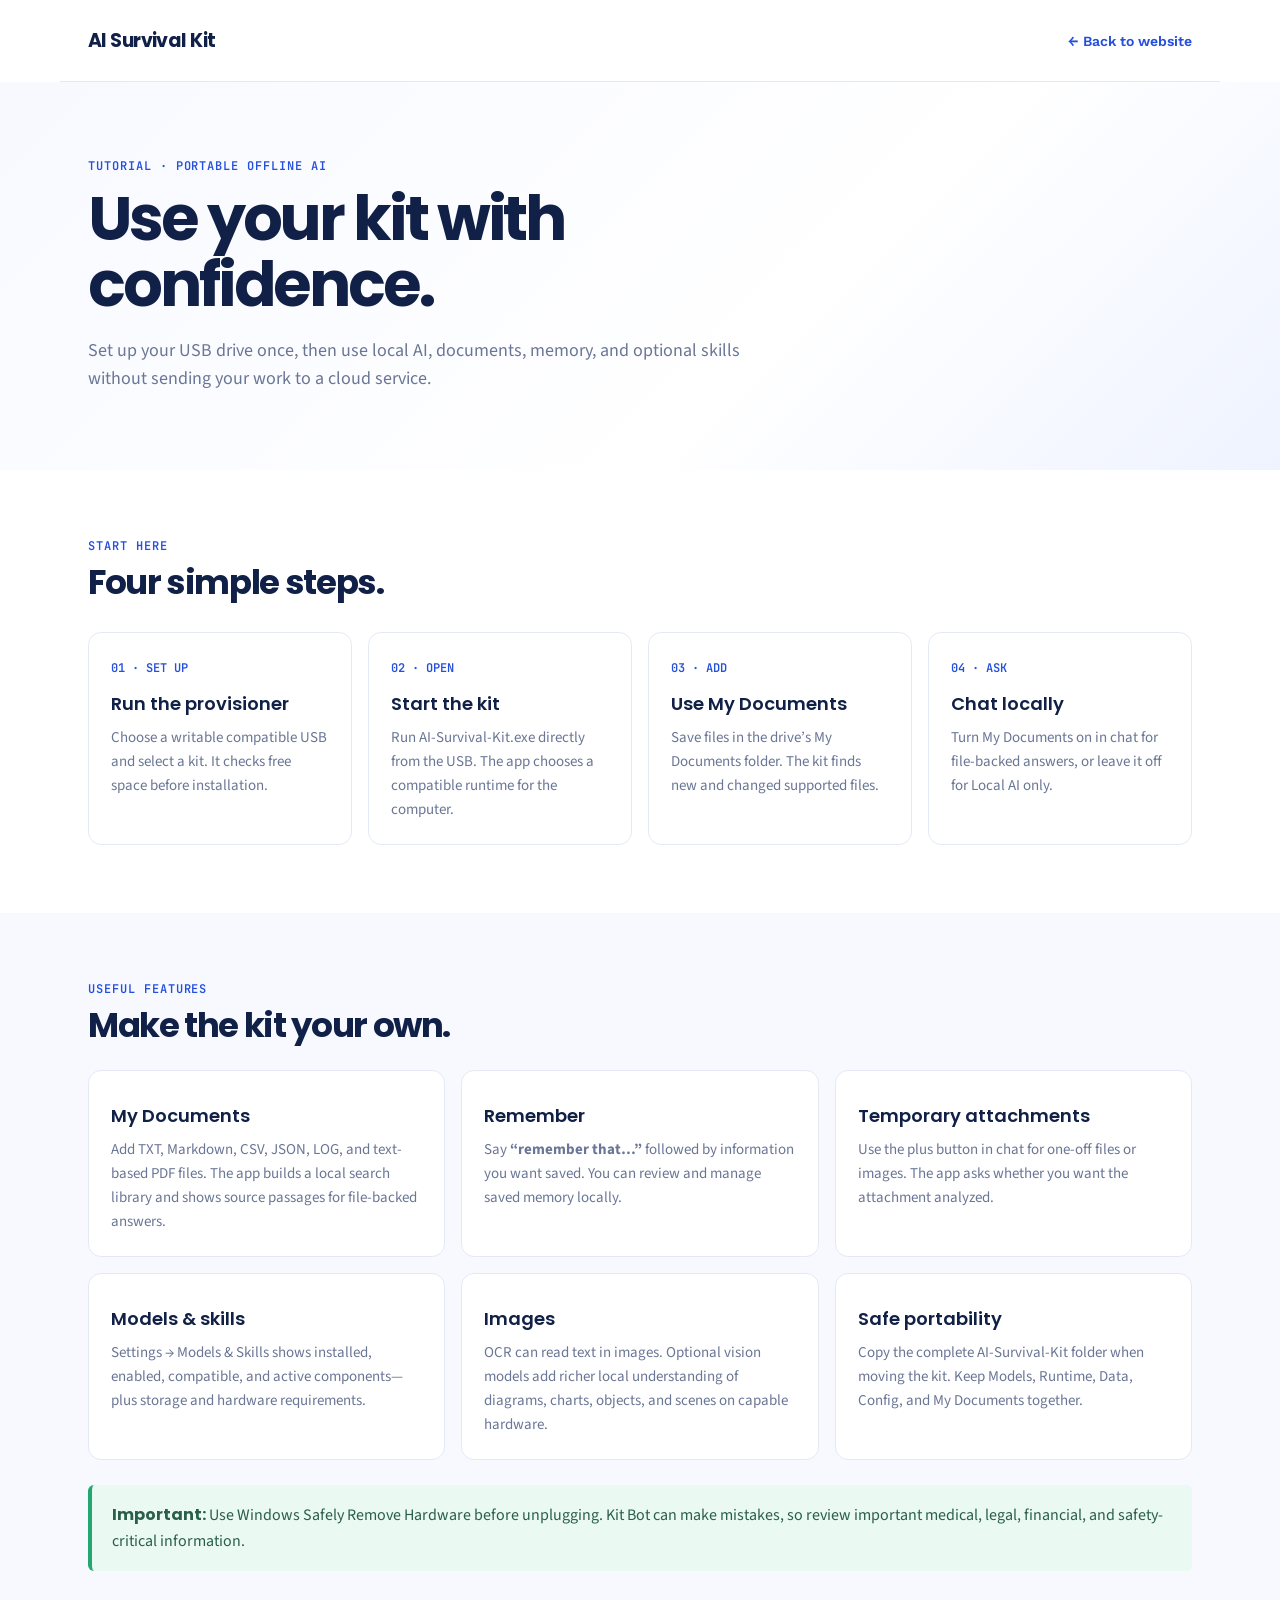
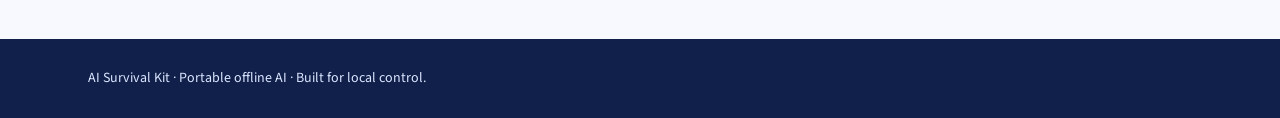
<file: tutorial.html>
<!doctype html>
<html lang="en">
<head>
  <meta charset="UTF-8" />
  <meta name="viewport" content="width=device-width, initial-scale=1.0" />
  <title>Tutorial — AI Survival Kit</title>
  <link rel="icon" type="image/svg+xml" href="/AI-Survival-Kit/favicon.svg" />
  <link rel="preconnect" href="https://fonts.googleapis.com">
  <link rel="preconnect" href="https://fonts.gstatic.com" crossorigin>
  <link href="https://fonts.googleapis.com/css2?family=Poppins:wght@500;600;700&family=Source+Sans+Pro:wght@400;600&family=Work+Sans:wght@500;600;700&family=JetBrains+Mono:wght@400;500;600&display=swap" rel="stylesheet">
  <style>
    :root{--blue:#2550de;--ink:#112047;--muted:#6a7695;--line:#e4e9f5;--soft:#f7f9ff;--mint:#eaf9f2}*{box-sizing:border-box}body{margin:0;color:var(--ink);font-family:'Source Sans Pro',sans-serif;background:#fff;line-height:1.6}a{text-decoration:none;color:inherit}.shell{max-width:1160px;margin:auto;padding:0 28px}.nav{height:82px;display:flex;align-items:center;justify-content:space-between;border-bottom:1px solid var(--line)}.brand{font:700 19px Poppins,sans-serif;letter-spacing:-.03em}.back{font:600 14px 'Work Sans',sans-serif;color:var(--blue)}.hero{padding:76px 0 58px;background:linear-gradient(135deg,#f7f9ff 0%,#fff 62%,#eef3ff 100%)}.tag{font:600 12px 'JetBrains Mono',monospace;color:var(--blue);letter-spacing:.08em}.hero h1{max-width:760px;margin:12px 0 13px;font:700 clamp(38px,5.5vw,62px)/1.07 Poppins,sans-serif;letter-spacing:-.05em}.hero p{max-width:680px;color:var(--muted);font-size:18px}.section{padding:68px 0}.eyebrow{font:600 12px 'JetBrains Mono',monospace;color:var(--blue);letter-spacing:.08em}.section h2{font:700 34px/1.15 Poppins,sans-serif;letter-spacing:-.04em;margin:9px 0 12px}.lead{max-width:740px;color:var(--muted);font-size:17px}.steps{display:grid;grid-template-columns:repeat(4,1fr);gap:16px;margin-top:30px}.step,.card{border:1px solid var(--line);border-radius:13px;background:#fff;padding:22px}.step small{color:var(--blue);font:600 12px 'JetBrains Mono',monospace}.step h3,.card h3{font:600 18px Poppins,sans-serif;margin:9px 0}.step p,.card p,.card li{font-size:15px;color:var(--muted);margin:0}.grid{display:grid;grid-template-columns:repeat(3,1fr);gap:16px;margin-top:25px}.soft{background:var(--soft)}.notice{background:var(--mint);border-left:4px solid #21a76f;border-radius:6px;padding:17px 20px;color:#2a5f4b;margin-top:25px}.notice b{font-family:Poppins,sans-serif}footer{padding:28px 0;background:#10204a;color:#dbe5ff;font-size:14px}@media(max-width:760px){.steps,.grid{grid-template-columns:1fr}.shell{padding:0 20px}.hero{padding:55px 0 42px}.section{padding:50px 0}}
  </style>
</head>
<body>
  <nav class="shell nav"><a class="brand" href="/AI-Survival-Kit/">AI Survival Kit</a><a class="back" href="/AI-Survival-Kit/">← Back to website</a></nav>
  <main>
    <section class="hero"><div class="shell"><div class="tag">TUTORIAL · PORTABLE OFFLINE AI</div><h1>Use your kit with confidence.</h1><p>Set up your USB drive once, then use local AI, documents, memory, and optional skills without sending your work to a cloud service.</p></div></section>
    <section class="section"><div class="shell"><div class="eyebrow">START HERE</div><h2>Four simple steps.</h2><div class="steps"><article class="step"><small>01 · SET UP</small><h3>Run the provisioner</h3><p>Choose a writable compatible USB and select a kit. It checks free space before installation.</p></article><article class="step"><small>02 · OPEN</small><h3>Start the kit</h3><p>Run AI-Survival-Kit.exe directly from the USB. The app chooses a compatible runtime for the computer.</p></article><article class="step"><small>03 · ADD</small><h3>Use My Documents</h3><p>Save files in the drive’s My Documents folder. The kit finds new and changed supported files.</p></article><article class="step"><small>04 · ASK</small><h3>Chat locally</h3><p>Turn My Documents on in chat for file-backed answers, or leave it off for Local AI only.</p></article></div></div></section>
    <section class="section soft"><div class="shell"><div class="eyebrow">USEFUL FEATURES</div><h2>Make the kit your own.</h2><div class="grid"><article class="card"><h3>My Documents</h3><p>Add TXT, Markdown, CSV, JSON, LOG, and text-based PDF files. The app builds a local search library and shows source passages for file-backed answers.</p></article><article class="card"><h3>Remember</h3><p>Say <b>“remember that…”</b> followed by information you want saved. You can review and manage saved memory locally.</p></article><article class="card"><h3>Temporary attachments</h3><p>Use the plus button in chat for one-off files or images. The app asks whether you want the attachment analyzed.</p></article><article class="card"><h3>Models &amp; skills</h3><p>Settings → Models &amp; Skills shows installed, enabled, compatible, and active components—plus storage and hardware requirements.</p></article><article class="card"><h3>Images</h3><p>OCR can read text in images. Optional vision models add richer local understanding of diagrams, charts, objects, and scenes on capable hardware.</p></article><article class="card"><h3>Safe portability</h3><p>Copy the complete AI-Survival-Kit folder when moving the kit. Keep Models, Runtime, Data, Config, and My Documents together.</p></article></div><div class="notice"><b>Important:</b> Use Windows Safely Remove Hardware before unplugging. Kit Bot can make mistakes, so review important medical, legal, financial, and safety-critical information.</div></div></section>
  </main>
  <footer><div class="shell">AI Survival Kit · Portable offline AI · Built for local control.</div></footer>
</body>
</html>
</file>
